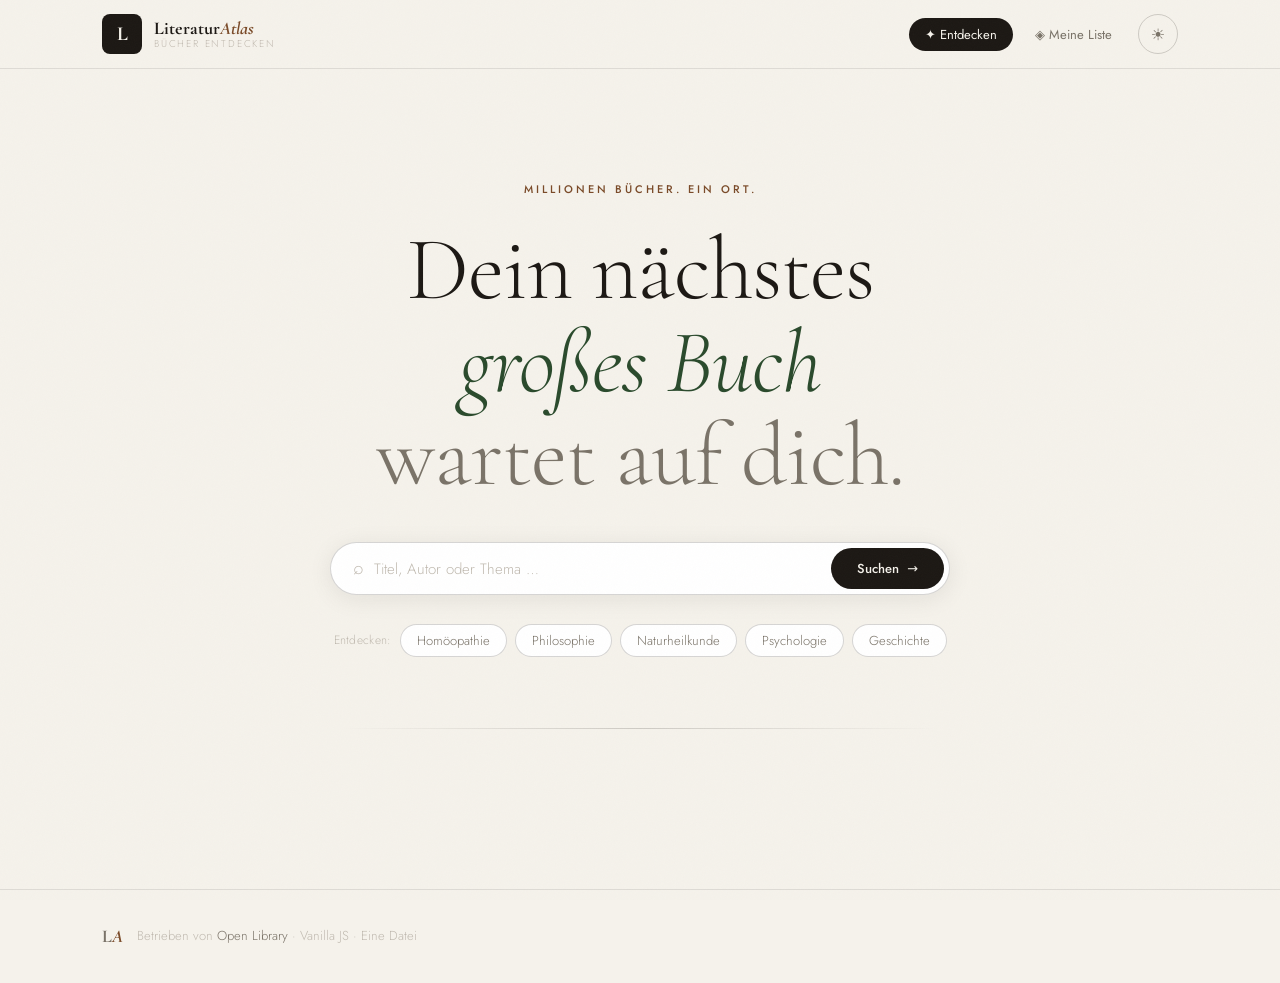
<file: index.html>
<!DOCTYPE html>
<html lang="de">
<head>
<meta charset="UTF-8"/>
<meta name="viewport" content="width=device-width,initial-scale=1.0"/>
<title>LiteraturAtlas — Bücher entdecken</title>
<link href="https://fonts.googleapis.com/css2?family=Cormorant+Garamond:ital,wght@0,300;0,400;0,700;1,400;1,700&family=Jost:wght@300;400;500&display=swap" rel="stylesheet"/>
<style>
*,*::before,*::after{box-sizing:border-box;margin:0;padding:0}
:root{
  --bg:#F5F2EB;
  --surface:#FFFFFF;
  --text:#1C1814;
  --muted:#7A7368;
  --faint:#C0BAB0;
  --green:#2A4A2C;
  --green-l:#EBF0EB;
  --brown:#7A4A28;
  --brown-l:#F5EDE4;
  --border:rgba(28,24,20,.10);
  --border-m:rgba(28,24,20,.18);
  --serif:'Cormorant Garamond',Georgia,serif;
  --sans:'Jost',system-ui,sans-serif;
  --r:12px;
}
[data-theme=dark]{
  --bg:#100E0B;
  --surface:#1C1814;
  --text:#EDE8DF;
  --muted:#8A8278;
  --faint:#3A3630;
  --green:#7BAD7E;
  --green-l:#1A2B1B;
  --brown:#C49A6C;
  --brown-l:#2A1E14;
  --border:rgba(237,232,223,.07);
  --border-m:rgba(237,232,223,.15);
}
html{scroll-behavior:smooth}
body{font-family:var(--sans);background:var(--bg);color:var(--text);min-height:100vh;transition:background .3s,color .3s;line-height:1.6}
button{cursor:pointer;border:none;background:none;font-family:var(--sans)}
img{display:block;max-width:100%}
a{color:var(--green);text-decoration:none}
.hidden{display:none!important}

/* ── GRAIN OVERLAY ── */
body::before{content:'';position:fixed;inset:0;pointer-events:none;z-index:999;opacity:.025;
  background-image:url("data:image/svg+xml,%3Csvg viewBox='0 0 256 256' xmlns='http://www.w3.org/2000/svg'%3E%3Cfilter id='n'%3E%3CfeTurbulence type='fractalNoise' baseFrequency='.9' numOctaves='4' stitchTiles='stitch'/%3E%3C/filter%3E%3Crect width='100%25' height='100%25' filter='url(%23n)'/%3E%3C/svg%3E");
  background-size:256px 256px}

/* ── HEADER ── */
header{position:sticky;top:0;z-index:100;backdrop-filter:blur(16px);-webkit-backdrop-filter:blur(16px);
  background:rgba(245,242,235,.88);border-bottom:1px solid var(--border);transition:background .3s}
[data-theme=dark] header{background:rgba(16,14,11,.88)}
.hinner{max-width:1140px;margin:0 auto;padding:0 2rem;height:68px;display:flex;align-items:center;justify-content:space-between;gap:1rem}

.logo{display:flex;align-items:center;gap:12px;text-decoration:none}
.logo-sq{width:40px;height:40px;background:var(--text);color:var(--bg);border-radius:8px;
  display:flex;align-items:center;justify-content:center;font-family:var(--serif);font-size:20px;font-weight:700;flex-shrink:0}
.logo-words{display:flex;flex-direction:column;line-height:1.1}
.logo-name{font-family:var(--serif);font-size:18px;font-weight:700;color:var(--text)}
.logo-name em{color:var(--brown);font-style:italic}
.logo-tag{font-size:10px;font-weight:300;color:var(--faint);letter-spacing:1.8px;text-transform:uppercase}

nav{display:flex;align-items:center;gap:6px}
.nbtn{padding:7px 16px;border-radius:30px;font-size:13px;font-weight:400;color:var(--muted);transition:all .2s;display:flex;align-items:center;gap:6px}
.nbtn:hover{background:var(--surface);color:var(--text)}
.nbtn.on{background:var(--text);color:var(--bg)}
.badge{background:var(--brown);color:#fff;border-radius:10px;font-size:11px;font-weight:500;padding:2px 7px;min-width:20px;text-align:center;display:none}
.badge.show{display:inline-block}
.toggle{width:40px;height:40px;border-radius:50%;border:1px solid var(--border-m);color:var(--muted);
  display:flex;align-items:center;justify-content:center;font-size:16px;transition:all .2s;margin-left:4px}
.toggle:hover{background:var(--surface);color:var(--text)}
[data-theme=light] .moon-i{display:none}
[data-theme=dark]  .sun-i{display:none}

/* ── HERO ── */
.hero{padding:7rem 0 4.5rem;text-align:center;position:relative;overflow:hidden}
.hero::after{content:'';position:absolute;bottom:0;left:50%;transform:translateX(-50%);
  width:600px;height:1px;background:linear-gradient(90deg,transparent,var(--border-m),transparent)}
.wrap{max-width:1140px;margin:0 auto;padding:0 2rem;position:relative;z-index:1}
.eyebrow{font-size:11px;font-weight:500;letter-spacing:3px;text-transform:uppercase;color:var(--brown);margin-bottom:1.5rem;
  opacity:0;animation:up .6s .1s forwards}
h1{font-family:var(--serif);font-size:clamp(3.2rem,7vw,5.8rem);font-weight:300;line-height:1.04;letter-spacing:-1px;
  color:var(--text);margin-bottom:2.5rem;opacity:0;animation:up .7s .2s forwards}
h1 em{color:var(--green);font-style:italic}
h1 .dim{color:var(--muted);font-weight:300}
@keyframes up{from{opacity:0;transform:translateY(18px)}to{opacity:1;transform:none}}

/* ── SEARCH ── */
.sbox{max-width:620px;margin:0 auto 1.8rem;opacity:0;animation:up .7s .3s forwards}
.sform{display:flex;align-items:center;gap:0;background:var(--surface);border:1.5px solid var(--border-m);
  border-radius:50px;padding:5px 5px 5px 22px;box-shadow:0 4px 24px rgba(28,24,20,.08);transition:all .25s}
.sform:focus-within{border-color:var(--green);box-shadow:0 0 0 4px rgba(42,74,44,.12),0 4px 24px rgba(28,24,20,.08)}
.sico{font-size:18px;color:var(--faint);flex-shrink:0;margin-right:10px}
#q{flex:1;border:none;outline:none;background:transparent;font-family:var(--sans);font-size:15px;color:var(--text);font-weight:300}
#q::placeholder{color:var(--faint)}
#sbtn{padding:11px 26px;border-radius:40px;background:var(--text);color:var(--bg);font-size:13px;font-weight:500;
  transition:all .2s;display:flex;align-items:center;gap:8px;flex-shrink:0}
#sbtn:hover{opacity:.85}
#sbtn:active{transform:scale(.97)}
.arr{transition:transform .2s}
#sbtn:hover .arr{transform:translateX(3px)}

/* ── PILLS ── */
.pills{display:flex;flex-wrap:wrap;gap:8px;justify-content:center;align-items:center;
  opacity:0;animation:up .7s .4s forwards}
.plabel{font-size:12px;color:var(--faint);font-weight:300;letter-spacing:.3px}
.pill{padding:6px 16px;border:1px solid var(--border-m);border-radius:30px;font-size:13px;font-weight:300;
  color:var(--muted);background:var(--surface);transition:all .2s}
.pill:hover{border-color:var(--green);color:var(--green);background:var(--green-l);transform:translateY(-1px)}

/* ── RESULTS BAR ── */
.rbar{display:flex;align-items:center;gap:14px;margin-bottom:2rem;padding-top:.5rem}
.rline{width:28px;height:1.5px;background:var(--brown);flex-shrink:0}
.rtitle{font-size:15px;font-weight:500}
.rcount{font-size:13px;font-weight:300;color:var(--muted)}

/* ── GRID ── */
main{max-width:1140px;margin:0 auto;padding:0 2rem 6rem}
.grid{display:grid;grid-template-columns:repeat(auto-fill,minmax(175px,1fr));gap:1.6rem;margin-bottom:4rem}

/* skeleton */
.skel{background:var(--surface);border-radius:var(--r);overflow:hidden;animation:pulse 1.5s ease-in-out infinite}
.skel-img{height:240px;background:var(--bg)}
.skel-bod{padding:14px}
.skel-l{height:12px;background:var(--bg);border-radius:4px;margin-bottom:8px}
.skel-l.s{width:55%}
@keyframes pulse{0%,100%{opacity:1}50%{opacity:.5}}

/* card */
.card{background:var(--surface);border-radius:var(--r);overflow:hidden;border:1px solid var(--border);
  cursor:pointer;transition:all .3s cubic-bezier(.16,1,.3,1);display:flex;flex-direction:column;position:relative}
.card:hover{transform:translateY(-6px);box-shadow:0 20px 50px rgba(28,24,20,.15);border-color:transparent}
.card:hover .cimg img{transform:scale(1.06)}

.cimg{aspect-ratio:2/3;overflow:hidden;background:var(--bg);position:relative}
.cimg img{width:100%;height:100%;object-fit:cover;transition:transform .5s cubic-bezier(.16,1,.3,1)}
.no-cover{width:100%;height:100%;display:flex;flex-direction:column;align-items:center;justify-content:center;
  gap:10px;color:var(--faint);font-family:var(--serif);font-size:13px;font-style:italic;text-align:center;padding:1rem}
.no-cover svg{opacity:.25}

.stag{position:absolute;top:10px;right:10px;font-size:10px;font-weight:500;padding:4px 10px;
  border-radius:20px;letter-spacing:.3px;backdrop-filter:blur(8px)}
.s-r{background:rgba(42,74,44,.88);color:#fff}
.s-w{background:rgba(122,74,40,.88);color:#fff}
.s-d{background:rgba(40,36,32,.88);color:#fff}

.cinfo{padding:14px;flex:1;display:flex;flex-direction:column;gap:4px}
.ctitle{font-family:var(--serif);font-size:15px;font-weight:700;color:var(--text);line-height:1.25;
  display:-webkit-box;-webkit-line-clamp:2;-webkit-box-orient:vertical;overflow:hidden}
.cauthor{font-size:12px;font-weight:300;color:var(--muted)}
.cyear{font-size:11px;font-weight:300;color:var(--faint)}

/* empty */
.empty{text-align:center;padding:5rem 1rem;color:var(--muted)}
.empty-ico{font-size:3rem;color:var(--faint);margin-bottom:1rem;opacity:.4;font-family:var(--serif)}

/* ── READING LIST ── */
.rl-head{padding:2.5rem 0 1.5rem}
.rl-head h2{font-family:var(--serif);font-size:2.8rem;font-weight:300;letter-spacing:-.5px}
.rl-head h2 em{color:var(--brown);font-style:italic}
.tabs{display:flex;gap:2px;border-bottom:1px solid var(--border);margin-bottom:2rem}
.tab{padding:10px 22px;font-size:14px;font-weight:300;color:var(--muted);border-bottom:2px solid transparent;
  margin-bottom:-1px;transition:all .2s}
.tab:hover{color:var(--text)}
.tab.on{color:var(--green);border-bottom-color:var(--green);font-weight:500}

/* ── MODAL ── */
.overlay{position:fixed;inset:0;z-index:200;background:rgba(10,8,6,.65);backdrop-filter:blur(10px);
  display:flex;align-items:center;justify-content:center;padding:1.5rem;animation:fin .2s ease}
@keyframes fin{from{opacity:0}to{opacity:1}}
.modal{background:var(--surface);border-radius:20px;max-width:560px;width:100%;max-height:88vh;
  overflow-y:auto;position:relative;box-shadow:0 30px 80px rgba(0,0,0,.3);border:1px solid var(--border-m);
  animation:mup .3s cubic-bezier(.16,1,.3,1)}
@keyframes mup{from{transform:translateY(30px) scale(.97);opacity:0}to{transform:none;opacity:1}}
.mclose{position:absolute;top:16px;right:16px;z-index:2;width:34px;height:34px;border-radius:50%;
  background:var(--bg);color:var(--muted);font-size:13px;display:flex;align-items:center;justify-content:center;
  border:1px solid var(--border);transition:all .2s}
.mclose:hover{background:var(--text);color:var(--bg)}
.mrow{display:flex;gap:1.5rem;padding:2rem}
.mcov{width:115px;flex-shrink:0;aspect-ratio:2/3;border-radius:8px;overflow:hidden;background:var(--bg);
  box-shadow:6px 6px 24px rgba(0,0,0,.2)}
.mcov img{width:100%;height:100%;object-fit:cover}
.mmeta{flex:1;padding-top:4px}
.mtitle{font-family:var(--serif);font-size:1.5rem;font-weight:700;line-height:1.2;margin-bottom:.5rem}
.mauthor{color:var(--muted);font-size:14px;font-weight:300;margin-bottom:4px}
.myear{color:var(--faint);font-size:12px;font-weight:300;margin-bottom:1.2rem}
.mdesc{padding:0 2rem 1.5rem;font-size:14px;font-weight:300;color:var(--muted);line-height:1.8;
  font-style:italic;border-bottom:1px solid var(--border)}
.mactions{padding:1.5rem 2rem;display:flex;gap:8px;flex-wrap:wrap}
.abtn{flex:1;min-width:115px;padding:10px 12px;border-radius:8px;border:1px solid var(--border-m);
  font-size:13px;font-weight:400;color:var(--muted);background:transparent;transition:all .2s;font-family:var(--sans)}
.abtn:hover{border-color:var(--green);color:var(--green);background:var(--green-l)}
.abtn.on{border-color:var(--green);color:var(--green);background:var(--green-l);font-weight:500}
.mol{width:100%;text-align:center;padding:8px;font-size:13px}
.mol a{color:var(--brown);font-weight:500}

/* ── TOAST ── */
.toast{position:fixed;bottom:2rem;left:50%;transform:translateX(-50%);background:var(--text);color:var(--bg);
  padding:12px 24px;border-radius:30px;font-size:13px;z-index:999;white-space:nowrap;
  box-shadow:0 8px 32px rgba(0,0,0,.25);animation:tin .3s cubic-bezier(.16,1,.3,1)}
@keyframes tin{from{opacity:0;transform:translate(-50%,16px)}to{opacity:1;transform:translate(-50%,0)}}

/* ── FOOTER ── */
footer{border-top:1px solid var(--border);padding:2rem 0}
.finner{max-width:1140px;margin:0 auto;padding:0 2rem;display:flex;align-items:center;gap:14px}
.flogo{font-family:var(--serif);font-size:18px;font-weight:700;color:var(--muted)}
.flogo em{color:var(--brown);font-style:italic}
.ftxt{font-size:13px;font-weight:300;color:var(--faint)}
.ftxt a{color:var(--muted)}

@media(max-width:640px){
  h1{font-size:2.8rem}
  .logo-tag,.logo-words .logo-tag{display:none}
  .mrow{flex-direction:column;align-items:center}
  .mcov{width:100px}
}
</style>
</head>
<body data-theme="light">

<header>
  <div class="hinner">
    <a class="logo" href="#">
      <div class="logo-sq">L</div>
      <div class="logo-words">
        <span class="logo-name">Literatur<em>Atlas</em></span>
        <span class="logo-tag">Bücher entdecken</span>
      </div>
    </a>
    <nav>
      <button class="nbtn on" data-view="search">✦ Entdecken</button>
      <button class="nbtn" data-view="reading">◈ Meine Liste <span class="badge" id="badge">0</span></button>
      <button class="toggle" id="toggle"><span class="sun-i">☀</span><span class="moon-i">☽</span></button>
    </nav>
  </div>
</header>

<section class="hero" id="v-search">
  <div class="wrap">
    <div class="eyebrow">Millionen Bücher. Ein Ort.</div>
    <h1>Dein nächstes<br/><em>großes Buch</em><br/><span class="dim">wartet auf dich.</span></h1>
    <div class="sbox">
      <div class="sform">
        <span class="sico">⌕</span>
        <input id="q" type="text" placeholder="Titel, Autor oder Thema …" autocomplete="off"/>
        <button id="sbtn"><span>Suchen</span><span class="arr">→</span></button>
      </div>
    </div>
    <div class="pills">
      <span class="plabel">Entdecken:</span>
      <button class="pill" data-q="homeopathy">Homöopathie</button>
      <button class="pill" data-q="philosophy medicine">Philosophie</button>
      <button class="pill" data-q="natural healing">Naturheilkunde</button>
      <button class="pill" data-q="psychology">Psychologie</button>
      <button class="pill" data-q="history">Geschichte</button>
    </div>
  </div>
</section>

<main>
  <div id="rbar" class="rbar hidden">
    <div class="rline"></div>
    <span id="rtitle" class="rtitle"></span>
    <span id="rcount" class="rcount"></span>
  </div>
  <div id="skelgrid" class="grid hidden"></div>
  <div id="grid" class="grid"></div>
  <div id="empty" class="empty hidden">
    <div class="empty-ico">◎</div>
    <p>Keine Bücher gefunden.<br/>Versuche einen anderen Suchbegriff.</p>
  </div>

  <section id="v-reading" class="hidden">
    <div class="rl-head">
      <h2>Meine <em>Leseliste</em></h2>
    </div>
    <div class="tabs">
      <button class="tab on" data-s="reading">📖 Am Lesen</button>
      <button class="tab" data-s="want">🔖 Merkliste</button>
      <button class="tab" data-s="done">✅ Gelesen</button>
    </div>
    <div id="rl-grid" class="grid"></div>
    <div id="rl-empty" class="empty hidden">
      <div class="empty-ico">◎</div>
      <p>Noch keine Bücher hier.</p>
    </div>
  </section>
</main>

<div class="overlay hidden" id="overlay">
  <div class="modal">
    <button class="mclose" id="mclose">✕</button>
    <div id="mcontent"></div>
  </div>
</div>

<div class="toast hidden" id="toast"></div>

<footer>
  <div class="finner">
    <span class="flogo">L<em>A</em></span>
    <p class="ftxt">Betrieben von <a href="https://openlibrary.org" target="_blank">Open Library</a> · Vanilla JS · Eine Datei</p>
  </div>
</footer>

<script>
const $=id=>document.getElementById(id);
const state={
  view:'search',tab:'reading',
  list:JSON.parse(localStorage.getItem('la-list')||'[]'),
  lastQ:''
};

// Init
updateBadge();
buildSkeleton();

// Listeners
$('sbtn').onclick=go;
$('q').onkeydown=e=>{if(e.key==='Enter')go()};
document.querySelectorAll('.pill').forEach(p=>p.onclick=()=>{$('q').value=p.dataset.q;go()});
document.querySelectorAll('.nbtn').forEach(b=>b.onclick=()=>{
  document.querySelectorAll('.nbtn').forEach(x=>x.classList.remove('on'));
  b.classList.add('on');
  switchView(b.dataset.view);
});
document.querySelectorAll('.tab').forEach(t=>t.onclick=()=>{
  document.querySelectorAll('.tab').forEach(x=>x.classList.remove('on'));
  t.classList.add('on');
  state.tab=t.dataset.s;
  renderRL();
});
$('mclose').onclick=closeM;
$('overlay').onclick=e=>{if(e.target===$('overlay'))closeM()};
$('toggle').onclick=()=>{
  const n=document.body.dataset.theme==='light'?'dark':'light';
  document.body.dataset.theme=n;
  localStorage.setItem('la-theme',n);
};
const saved=localStorage.getItem('la-theme');
if(saved)document.body.dataset.theme=saved;

// View
function switchView(v){
  state.view=v;
  $('v-search').classList.toggle('hidden',v!=='search');
  $('v-reading').classList.toggle('hidden',v!=='reading');
  $('grid').classList.toggle('hidden',v!=='search');
  $('rbar').classList.toggle('hidden',v!=='search'||!state.lastQ);
  $('empty').classList.add('hidden');
  if(v==='reading')renderRL();
}

// Search
async function go(){
  const q=$('q').value.trim();
  if(!q)return;
  state.lastQ=q;
  showSkel();
  $('grid').innerHTML='';
  $('empty').classList.add('hidden');
  try{
    const r=await fetch(`https://openlibrary.org/search.json?q=${encodeURIComponent(q)}&limit=24&fields=key,title,author_name,first_publish_year,cover_i`);
    if(!r.ok)throw new Error();
    const d=await r.json();
    hideSkel();
    if(!d.docs||!d.docs.length){$('empty').classList.remove('hidden');$('rbar').classList.add('hidden');return;}
    $('rtitle').textContent=`Ergebnisse für „${q}"`;
    $('rcount').textContent=`${d.docs.length} Bücher`;
    $('rbar').classList.remove('hidden');
    d.docs.slice(0,24).forEach(b=>$('grid').appendChild(makeCard(b)));
  }catch{hideSkel();toast('Fehler – bitte erneut versuchen.');}
}

// Card
function makeCard(b,inRL=false){
  const el=document.createElement('div');
  el.className='card';
  el.dataset.key=b.key;
  const url=b.cover_i?`https://covers.openlibrary.org/b/id/${b.cover_i}-M.jpg`:null;
  const t=b.title||'Unbekannt';
  const a=b.author_name?b.author_name[0]:'Unbekannt';
  const y=b.first_publish_year||'';
  const st=getStatus(b.key);
  el.innerHTML=`
    <div class="cimg">
      ${url?`<img src="${url}" alt="${esc(t)}" loading="lazy"/>`:`
      <div class="no-cover">
        <svg width="32" height="32" viewBox="0 0 24 24" fill="none" stroke="currentColor" stroke-width="1.2">
          <path d="M4 19.5A2.5 2.5 0 0 1 6.5 17H20"/><path d="M6.5 2H20v20H6.5A2.5 2.5 0 0 1 4 19.5v-15A2.5 2.5 0 0 1 6.5 2z"/>
        </svg>
        <span>${esc(t)}</span>
      </div>`}
      ${st?`<span class="stag s-${st[0]}">${stLabel(st)}</span>`:''}
    </div>
    <div class="cinfo">
      <div class="ctitle">${esc(t)}</div>
      <div class="cauthor">${esc(a)}</div>
      ${y?`<div class="cyear">${y}</div>`:''}
    </div>`;
  el.onclick=()=>openM(b);
  return el;
}

// Modal
async function openM(b){
  const url=b.cover_i?`https://covers.openlibrary.org/b/id/${b.cover_i}-L.jpg`:null;
  const t=b.title||'Unbekannt';
  const a=b.author_name?b.author_name.join(', '):'Unbekannt';
  const y=b.first_publish_year||'';
  const key=b.key?.replace('/works/','');
  const olUrl=key?`https://openlibrary.org/works/${key}`:'https://openlibrary.org';
  const st=getStatus(b.key);

  $('mcontent').innerHTML=`
    <div class="mrow">
      <div class="mcov">${url?`<img src="${url}" alt="${esc(t)}"/>`:`<div style="width:100%;height:100%;display:flex;align-items:center;justify-content:center;font-size:2rem;opacity:.2">📘</div>`}</div>
      <div class="mmeta">
        <div class="mtitle">${esc(t)}</div>
        <div class="mauthor">${esc(a)}</div>
        ${y?`<div class="myear">Erstveröffentlicht ${y}</div>`:''}
        <div id="dload" style="font-size:13px;color:var(--faint)">Lade Beschreibung …</div>
      </div>
    </div>
    <div class="mdesc hidden" id="mdesc"></div>
    <div class="mactions">
      <button class="abtn ${st==='reading'?'on':''}" data-s="reading">📖 Am Lesen</button>
      <button class="abtn ${st==='want'?'on':''}" data-s="want">🔖 Merkliste</button>
      <button class="abtn ${st==='done'?'on':''}" data-s="done">✅ Gelesen</button>
      <div class="mol"><a href="${olUrl}" target="_blank">Auf Open Library ansehen →</a></div>
    </div>`;

  $('mcontent').querySelectorAll('.abtn').forEach(btn=>btn.onclick=()=>{
    toggleSt(b,btn.dataset.s);
    $('mcontent').querySelectorAll('.abtn').forEach(x=>x.classList.toggle('on',x.dataset.s===getStatus(b.key)));
  });

  $('overlay').classList.remove('hidden');
  document.body.style.overflow='hidden';

  if(key){
    try{
      const r=await fetch(`https://openlibrary.org/works/${key}.json`);
      const d=await r.json();
      const desc=typeof d.description==='string'?d.description:d.description?.value||'';
      if(desc){
        $('mdesc').textContent=desc.length>600?desc.slice(0,600)+'…':desc;
        $('mdesc').classList.remove('hidden');
      }
    }catch{}finally{$('dload')?.remove()}
  }else{$('dload')?.remove()}
}

function closeM(){$('overlay').classList.add('hidden');document.body.style.overflow='';}

// Reading list
function renderRL(){
  const g=$('rl-grid'),e=$('rl-empty');
  const items=state.list.filter(b=>b.status===state.tab);
  g.innerHTML='';
  if(!items.length){e.classList.remove('hidden');g.classList.add('hidden');}
  else{e.classList.add('hidden');g.classList.remove('hidden');items.forEach(b=>g.appendChild(makeCard(b,true)));}
}

function toggleSt(b,ns){
  const ex=state.list.find(x=>x.key===b.key);
  if(ex&&ex.status===ns){state.list=state.list.filter(x=>x.key!==b.key);toast('Aus Liste entfernt.');}
  else if(ex){ex.status=ns;toast(`Status: ${stLabel(ns)}`);}
  else{state.list.push({...b,status:ns});toast(`Hinzugefügt: ${stLabel(ns)}`);}
  save();updateBadge();refreshCards(b.key);
}

function save(){localStorage.setItem('la-list',JSON.stringify(state.list));}

function updateBadge(){
  const b=$('badge');
  b.textContent=state.list.length;
  b.classList.toggle('show',state.list.length>0);
}

function refreshCards(key){
  document.querySelectorAll(`.card[data-key="${key}"]`).forEach(c=>{
    const st=getStatus(key);
    let tag=c.querySelector('.stag');
    if(st){
      if(!tag){tag=document.createElement('span');c.querySelector('.cimg').appendChild(tag);}
      tag.className=`stag s-${st[0]}`;tag.textContent=stLabel(st);
    }else{tag?.remove();}
  });
  if(state.view==='reading')renderRL();
}

function getStatus(key){return state.list.find(b=>b.key===key)?.status||null;}
function stLabel(s){return{reading:'📖 Lese ich',want:'🔖 Merkliste',done:'✅ Gelesen'}[s]||s;}

// Skeleton
function buildSkeleton(){
  $('skelgrid').innerHTML=Array(8).fill(0).map(()=>`
    <div class="skel"><div class="skel-img"></div><div class="skel-bod">
    <div class="skel-l"></div><div class="skel-l s"></div></div></div>`).join('');
}
function showSkel(){$('skelgrid').classList.remove('hidden');$('grid').classList.add('hidden');}
function hideSkel(){$('skelgrid').classList.add('hidden');$('grid').classList.remove('hidden');}

// Toast
let tt;
function toast(msg){
  clearTimeout(tt);
  const el=$('toast');
  el.textContent=msg;el.classList.remove('hidden');
  tt=setTimeout(()=>el.classList.add('hidden'),2800);
}

// Escape
function esc(s){return String(s).replace(/&/g,'&amp;').replace(/</g,'&lt;').replace(/>/g,'&gt;').replace(/"/g,'&quot;');}
</script>
</body>
</html>
</file>
